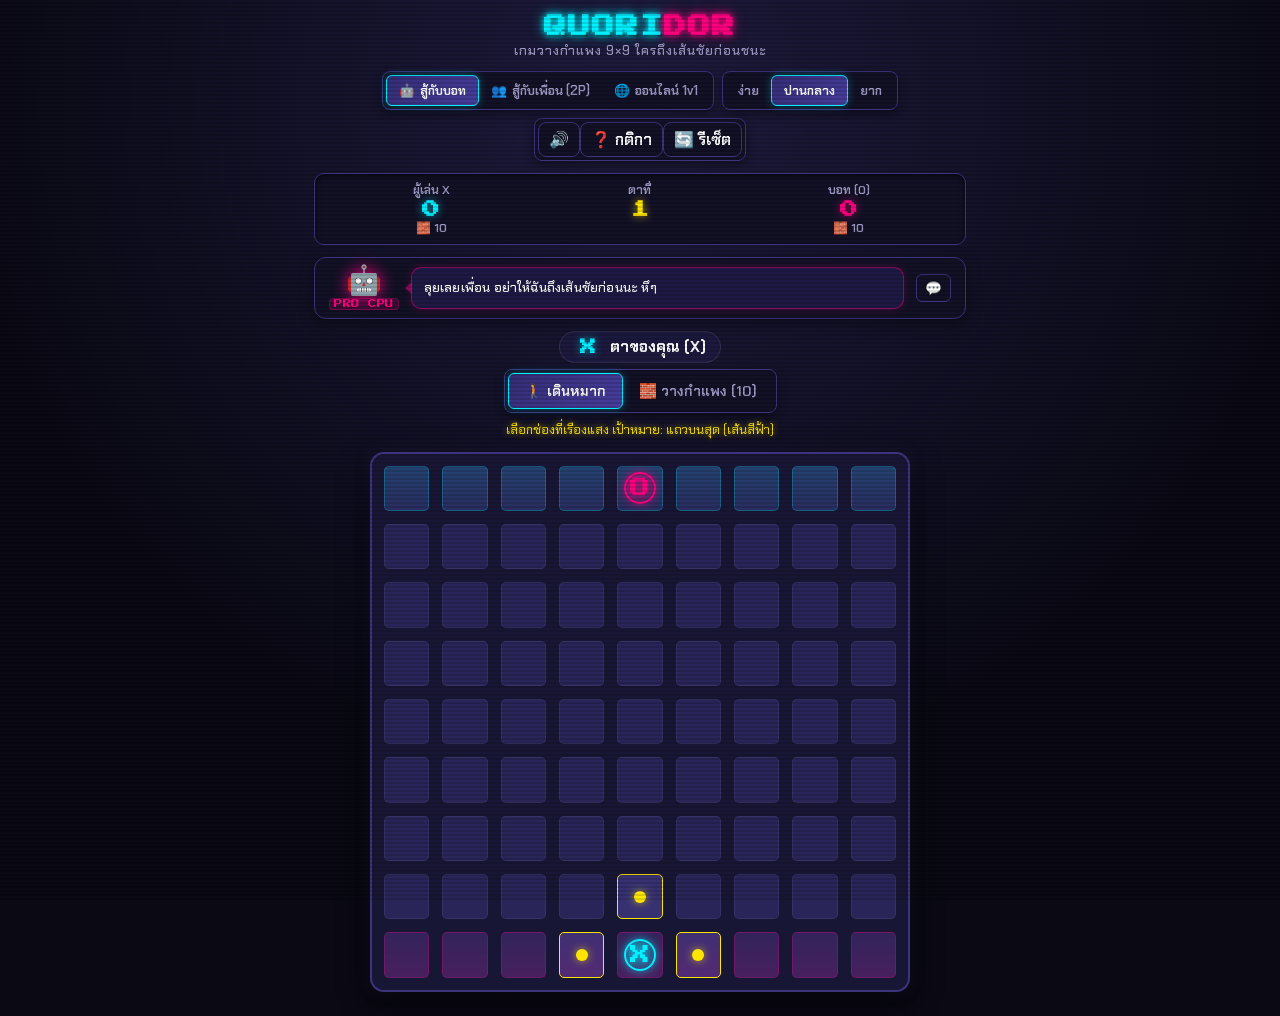
<file: index.html>
<!DOCTYPE html>
<html lang="th">
<head>
<meta charset="UTF-8">
<meta name="viewport" content="width=device-width, initial-scale=1.0, maximum-scale=1.0, user-scalable=no">
<title>QUORIDOR - เกมกำแพง 9×9 (Retro Arcade)</title>
<link rel="preconnect" href="https://fonts.googleapis.com">
<link rel="preconnect" href="https://fonts.gstatic.com" crossorigin>
<link href="https://fonts.googleapis.com/css2?family=Chakra+Petch:wght@400;600;700&family=Press+Start+2P&display=swap" rel="stylesheet">
<link rel="stylesheet" href="style.css">

</head>
<body>
<div class="scanlines"></div>

<div class="game-container">
  <header class="arcade-header">
    <h1 class="title-badge"><span class="accent-x">QUORI</span><span class="accent-o">DOR</span></h1>
    <p class="subtitle">เกมวางกำแพง 9×9 ใครถึงเส้นชัยก่อนชนะ</p>
  </header>

  <nav class="controls-bar" aria-label="Game Controls">
    <div class="button-group" role="group" aria-label="โหมดเกม">
      <button class="mode-btn active" data-mode="bot" id="mode-bot"><span>🤖</span> สู้กับบอท</button>
      <button class="mode-btn" data-mode="pvp" id="mode-pvp"><span>👥</span> สู้กับเพื่อน (2P)</button>
      <button class="mode-btn" data-mode="online" id="mode-online"><span>🌐</span> ออนไลน์ 1v1</button>
    </div>
    <div class="button-group" id="difficulty-container" role="group" aria-label="ระดับความยากบอท">
      <button class="diff-btn" data-diff="easy">ง่าย</button>
      <button class="diff-btn active" data-diff="medium">ปานกลาง</button>
      <button class="diff-btn" data-diff="hard">ยาก</button>
    </div>
    <div class="button-group">
      <button class="icon-btn" id="mute-btn" title="เปิด/ปิดเสียง" aria-label="เปิด/ปิดเสียง">🔊</button>
      <button class="icon-btn" id="open-rules-btn" title="กติกาการเล่น" aria-label="กติกาการเล่น">❓ กติกา</button>
      <button class="icon-btn" id="restart-btn" title="เริ่มเกมใหม่" aria-label="เริ่มเกมใหม่">🔄 รีเซ็ต</button>
    </div>
  </nav>

  <section class="scoreboard" aria-label="ตารางคะแนน">
    <div class="score-box score-x">
      <span class="score-label" id="label-x">ผู้เล่น X</span>
      <span class="score-val" id="score-x">0</span>
      <span class="score-walls" id="walls-x">🧱 10</span>
    </div>
    <div class="score-box score-tie">
      <span class="score-label">ตาที่</span>
      <span class="score-val" id="move-count">1</span>
    </div>
    <div class="score-box score-o">
      <span class="score-label" id="label-o">บอท (O)</span>
      <span class="score-val" id="score-o">0</span>
      <span class="score-walls" id="walls-o">🧱 10</span>
    </div>
  </section>

  <section class="online-bar hidden" id="online-bar" aria-label="ข้อมูลห้องออนไลน์">
    <div class="online-info">
      <span class="online-room-code" id="online-room-code">------</span>
      <span class="online-role" id="online-role">เจ้าของห้อง (X)</span>
    </div>
    <span class="online-status is-waiting" id="online-status">รอคู่แข่ง...</span>
    <button class="icon-btn online-icon-btn" id="copy-link-btn" title="คัดลอกลิงก์เชิญเพื่อน" aria-label="คัดลอกลิงก์เชิญเพื่อน">🔗</button>
    <button class="icon-btn online-icon-btn" id="leave-room-btn" title="ออกจากห้อง" aria-label="ออกจากห้อง">🚪</button>
  </section>

  <section class="bot-chat-section" id="bot-chat-section" aria-label="บทสนทนาของบอท">
    <div class="bot-avatar-wrapper">
      <div class="bot-avatar" id="bot-avatar">🤖</div>
      <div class="bot-status-tag" id="bot-status-tag">PRO CPU</div>
    </div>
    <div class="bot-speech-bubble" id="bot-speech-bubble">
      <div class="speech-arrow"></div>
      <p class="speech-text" id="speech-text">พร้อมจะดวล Quoridor รึยังเพื่อน? ลุยเลย!</p>
    </div>
    <button class="chat-toggle-btn" id="chat-toggle-btn" title="เปิด/ปิดคำพูดบอท" aria-label="เปิด/ปิดคำพูดบอท">💬</button>
  </section>

  <section class="status-panel" aria-live="polite">
    <div class="turn-indicator" id="turn-indicator">
      <span class="player-badge badge-x" id="turn-player-mark">X</span>
      <span id="turn-text">ตาของคุณ (X)</span>
    </div>
    <div class="button-group" id="action-group" role="group" aria-label="เลือกการกระทำ">
      <button class="act-btn active" data-act="move" id="act-move">🚶 เดินหมาก</button>
      <button class="act-btn" data-act="wall" id="act-wall">🧱 วางกำแพง</button>
    </div>
    <div class="board-hint" id="board-hint"></div>
  </section>

  <main class="board-wrapper">
    <div class="qboard" id="qboard" role="grid" aria-label="กระดาน Quoridor"></div>
  </main>
</div>

<!-- Online Lobby -->
<div class="modal-backdrop hidden" id="lobby-modal" role="dialog" aria-modal="true">
  <div class="modal-box lobby-box">
    <button class="modal-close-icon" id="lobby-close-btn" aria-label="ปิดหน้าต่าง">&times;</button>
    <h2>เล่นออนไลน์ 1v1</h2>
    <p class="lobby-sub">สร้างห้องแล้วส่งรหัสหรือลิงก์ให้เพื่อน หรือใส่รหัสที่ได้รับเพื่อเข้าห้อง</p>
    <button class="modal-btn" id="lobby-create-btn">🎮 สร้างห้องใหม่</button>
    <div class="lobby-code-box hidden" id="lobby-code-box">
      <span class="lobby-code" id="lobby-code-display">------</span>
      <button class="icon-btn" id="lobby-copy-btn">🔗 คัดลอกลิงก์</button>
    </div>
    <div class="lobby-divider"><span>หรือ</span></div>
    <div class="lobby-join-row">
      <input class="lobby-input" id="lobby-code-input" type="text" maxlength="6" placeholder="รหัสห้อง 6 ตัว" autocomplete="off" autocapitalize="characters" spellcheck="false" aria-label="รหัสห้อง">
      <button class="modal-btn lobby-join-btn" id="lobby-join-btn">เข้าร่วม</button>
    </div>
    <p class="lobby-status" id="lobby-status"></p>
    <p class="lobby-transport" id="lobby-transport"></p>
  </div>
</div>

<!-- Result -->
<div class="modal-backdrop hidden" id="result-modal" role="dialog" aria-modal="true">
  <div class="modal-box">
    <div class="modal-icon" id="modal-icon">🏆</div>
    <h2 class="modal-title" id="modal-title">VICTORY!</h2>
    <p class="modal-subtitle" id="modal-subtitle"></p>
    <button class="modal-btn" id="play-again-btn">เล่นใหม่อีกครั้ง 🕹️</button>
  </div>
</div>

<!-- Rules -->
<div class="modal-backdrop hidden" id="rules-modal" role="dialog" aria-modal="true">
  <div class="modal-box rules-box">
    <button class="modal-close-icon" id="close-rules-btn" aria-label="ปิดหน้าต่าง">&times;</button>
    <h2>กติกา QUORIDOR</h2>
    <div class="rules-content">
      <div class="rule-item">
        <strong>1. เป้าหมาย</strong>
        พาหมากของคุณไปให้ถึงแถวสุดท้ายฝั่งตรงข้ามก่อนอีกฝ่าย ผู้เล่น X (สีฟ้า) เริ่มที่แถวล่างและเดินขึ้นไปแถวบนสุด ส่วนผู้เล่น O (สีชมพู) เริ่มที่แถวบนและเดินลงไปแถวล่างสุด
      </div>
      <div class="rule-item">
        <strong>2. หนึ่งตา ทำได้อย่างเดียว</strong>
        เลือกอย่างใดอย่างหนึ่งในแต่ละตา: <strong style="display:inline">เดินหมาก 1 ช่อง</strong> (บน ล่าง ซ้าย หรือขวา) หรือ <strong style="display:inline">วางกำแพง 1 อัน</strong>
      </div>
      <div class="rule-item">
        <strong>3. กำแพง</strong>
        กำแพงยาว 2 ช่อง วางในร่องระหว่างช่องเพื่อกั้นทางเดิน ผู้เล่นแต่ละคนมี 10 อัน วางทับกันหรือวางไขว้กันไม่ได้ กำแพงวางแล้วเอาออกไม่ได้
      </div>
      <div class="rule-item rule-highlight">
        <strong>4. ห้ามปิดทางตาย</strong>
        ห้ามวางกำแพงจนอีกฝ่ายไม่เหลือทางเดินไปถึงเส้นชัยเลย (ของตัวเองก็เช่นกัน) ถ้าวางแล้วปิดทางสนิท เกมจะไม่ให้วาง
      </div>
      <div class="rule-item">
        <strong>5. การกระโดดข้ามหมาก</strong>
        ถ้าหมากอีกฝ่ายอยู่ติดกัน ให้กระโดดข้ามไปช่องด้านหลังได้ แต่ถ้ามีกำแพงหรือขอบกระดานกั้นอยู่ด้านหลัง ให้เดินเฉียงไปด้านข้างของหมากนั้นแทน
      </div>
      <div class="rule-item">
        <strong>6. วิธีบังคับ</strong>
        กด <strong style="display:inline">🚶 เดินหมาก</strong> แล้วแตะช่องที่เรืองแสงสีเหลือง หรือกด <strong style="display:inline">🧱 วางกำแพง</strong> แล้วแตะร่องระหว่างช่อง บนมือถือแตะครั้งแรกเพื่อดูตัวอย่าง แตะซ้ำที่เดิมเพื่อยืนยัน
      </div>
    </div>
    <button class="modal-btn" style="margin-top: 12px; width: 100%;" id="rules-ok-btn">เข้าใจแล้ว ลุยเลย! 🚀</button>
  </div>
</div>

<script src="net-config.js"></script>
<script src="audio.js"></script>
<script src="game.js"></script>
<script src="ai.js"></script>
<script src="net.js"></script>
</body>
</html>
</file>
<file: style.css>
/* Original Retro Arcade theme and responsive layout. */
:root {
  --bg-dark: #0a0914;
  --bg-cabinet: #121126;
  --bg-board: #181635;
  --bg-miniboard: #201c45;
  --bg-cell: #2a2559;
  --bg-cell-hover: #373172;
  --neon-cyan: #00f0ff;
  --neon-cyan-glow: rgba(0, 240, 255, 0.6);
  --neon-pink: #ff007f;
  --neon-pink-glow: rgba(255, 0, 127, 0.6);
  --neon-yellow: #ffe600;
  --neon-yellow-glow: rgba(255, 230, 0, 0.65);
  --neon-green: #00ff66;
  --text-primary: #ffffff;
  --text-muted: #9f9ac4;
  --border-cabinet: #3c357d;
  --font-arcade: 'Press Start 2P', monospace, sans-serif;
  --font-ui: 'Chakra Petch', sans-serif, system-ui;
}
* { box-sizing: border-box; margin: 0; padding: 0; -webkit-tap-highlight-color: transparent; }
body {
  background-color: var(--bg-dark);
  color: var(--text-primary);
  font-family: var(--font-ui);
  min-height: 100vh;
  display: flex; flex-direction: column; align-items: center; justify-content: flex-start;
  overflow-x: hidden; user-select: none;
  background-image:
    radial-gradient(circle at 50% 10%, rgba(55, 49, 114, 0.45) 0%, transparent 60%),
    linear-gradient(rgba(10, 9, 20, 0.95), rgba(10, 9, 20, 0.95)),
    repeating-linear-gradient(0deg, transparent, transparent 2px, rgba(0, 240, 255, 0.03) 2px, rgba(0, 240, 255, 0.03) 4px);
}
.scanlines {
  position: fixed; top: 0; left: 0; width: 100%; height: 100%; pointer-events: none;
  background: linear-gradient(rgba(18, 16, 38, 0) 50%, rgba(0, 0, 0, 0.25) 50%);
  background-size: 100% 4px; z-index: 99; opacity: 0.5;
}
.game-container {
  width: 100%; max-width: 680px; padding: 12px 14px 24px;
  display: flex; flex-direction: column; align-items: center; gap: 12px;
}
.arcade-header { text-align: center; width: 100%; margin-top: 4px; }
.title-badge {
  font-family: var(--font-arcade); font-size: clamp(0.9rem, 3.2vw, 1.4rem); letter-spacing: 2px; color: #fff;
  text-shadow: 0 0 6px var(--neon-cyan), 0 0 14px var(--neon-cyan-glow), 2px 2px 0px #000;
  margin-bottom: 4px; display: flex; align-items: center; justify-content: center; gap: 0;
}
.title-badge span.accent-x { color: var(--neon-cyan); }
.title-badge span.accent-o { color: var(--neon-pink); text-shadow: 0 0 6px var(--neon-pink), 0 0 14px var(--neon-pink-glow); }
.subtitle { font-size: 0.82rem; color: var(--text-muted); font-weight: 500; letter-spacing: 1px; }

.controls-bar { display: flex; flex-wrap: wrap; justify-content: center; align-items: center; gap: 8px; width: 100%; }
.button-group {
  display: flex; background: var(--bg-cabinet); border: 1px solid var(--border-cabinet);
  border-radius: 8px; padding: 3px; box-shadow: 0 4px 10px rgba(0, 0, 0, 0.4);
}
.mode-btn, .diff-btn, .icon-btn, .act-btn {
  font-family: var(--font-ui); font-size: 0.8rem; font-weight: 600; padding: 6px 12px; border: none;
  background: transparent; color: var(--text-muted); border-radius: 6px; cursor: pointer;
  transition: all 0.2s ease; display: flex; align-items: center; gap: 5px; touch-action: manipulation;
}
.mode-btn:hover, .diff-btn:hover, .act-btn:hover { color: #fff; }
.mode-btn.active, .diff-btn.active, .act-btn.active {
  background: linear-gradient(135deg, #342d74, #473d9d); color: #fff;
  box-shadow: 0 0 8px rgba(0, 240, 255, 0.3); border: 1px solid var(--neon-cyan);
}
.act-btn:disabled { opacity: 0.4; cursor: not-allowed; }
.act-btn { padding: 8px 16px; font-size: 0.9rem; }
.icon-btn { background: var(--bg-cabinet); border: 1px solid var(--border-cabinet); color: #fff; font-size: 1rem; padding: 6px 10px; border-radius: 8px; }
.icon-btn:hover { border-color: var(--neon-yellow); box-shadow: 0 0 8px var(--neon-yellow-glow); }

.scoreboard {
  display: flex; justify-content: space-around; width: 100%; background: var(--bg-cabinet);
  border: 1px solid var(--border-cabinet); border-radius: 10px; padding: 8px 12px;
  box-shadow: inset 0 2px 6px rgba(0, 0, 0, 0.6);
}
.score-box { display: flex; flex-direction: column; align-items: center; gap: 2px; min-width: 90px; }
.score-label { font-size: 0.75rem; font-weight: 600; text-transform: uppercase; color: var(--text-muted); }
.score-val { font-family: var(--font-arcade); font-size: 1.1rem; font-weight: bold; }
.score-walls { font-size: 0.74rem; font-weight: 600; color: var(--text-muted); }
.score-x .score-val { color: var(--neon-cyan); text-shadow: 0 0 8px var(--neon-cyan-glow); }
.score-o .score-val { color: var(--neon-pink); text-shadow: 0 0 8px var(--neon-pink-glow); }
.score-tie .score-val { color: var(--neon-yellow); text-shadow: 0 0 8px var(--neon-yellow-glow); }

.bot-chat-section {
  width: 100%; display: flex; align-items: center; gap: 12px; background: var(--bg-cabinet);
  border: 1px solid var(--border-cabinet); border-radius: 12px; padding: 8px 14px;
  box-shadow: 0 4px 15px rgba(0, 0, 0, 0.4); transition: all 0.3s ease; position: relative;
}
.bot-avatar-wrapper { display: flex; flex-direction: column; align-items: center; gap: 3px; flex-shrink: 0; }
.bot-avatar { font-size: 1.8rem; line-height: 1; filter: drop-shadow(0 0 8px var(--neon-pink)); transition: transform 0.3s ease; }
.bot-avatar.is-thinking { animation: bot-think-anim 1.5s infinite alternate ease-in-out; filter: drop-shadow(0 0 12px var(--neon-cyan)); }
@keyframes bot-think-anim { 0% { transform: scale(1) rotate(-3deg); } 100% { transform: scale(1.1) rotate(3deg); } }
.bot-avatar.is-speaking { animation: bot-talk-anim 0.35s ease-in-out; }
@keyframes bot-talk-anim { 0%, 100% { transform: scale(1); } 50% { transform: scale(1.18); } }
.bot-status-tag {
  font-family: var(--font-arcade); font-size: 0.52rem; color: var(--neon-pink);
  background: rgba(255, 0, 127, 0.15); border: 1px solid rgba(255, 0, 127, 0.3);
  padding: 1px 4px; border-radius: 4px; letter-spacing: 0.5px;
}
.bot-speech-bubble {
  position: relative; flex: 1; background: #1e1944; border: 1px solid rgba(255, 0, 127, 0.5);
  border-radius: 10px; padding: 8px 12px; box-shadow: 0 0 10px rgba(255, 0, 127, 0.2);
  min-height: 42px; display: flex; align-items: center;
}
.speech-arrow {
  position: absolute; left: -7px; top: 50%; transform: translateY(-50%); width: 0; height: 0;
  border-top: 6px solid transparent; border-bottom: 6px solid transparent; border-right: 7px solid rgba(255, 0, 127, 0.5);
}
.speech-text { font-size: 0.82rem; color: #fff; line-height: 1.35; font-weight: 500; letter-spacing: 0.2px; animation: bubble-fade 0.25s ease-out; }
@keyframes bubble-fade { 0% { opacity: 0; transform: translateY(2px); } 100% { opacity: 1; transform: translateY(0); } }
.chat-toggle-btn {
  background: transparent; border: 1px solid var(--border-cabinet); color: var(--text-muted);
  font-size: 0.85rem; padding: 5px 8px; border-radius: 6px; cursor: pointer; flex-shrink: 0; transition: all 0.2s ease;
}
.chat-toggle-btn:hover { color: #fff; border-color: var(--neon-pink); }
.bot-chat-section.chat-hidden .bot-speech-bubble { display: none; }
.bot-chat-section.chat-hidden { justify-content: space-between; padding: 4px 12px; }

.status-panel { width: 100%; text-align: center; display: flex; flex-direction: column; align-items: center; gap: 6px; }
.turn-indicator {
  display: flex; align-items: center; gap: 8px; font-size: 0.95rem; font-weight: 700;
  background: rgba(32, 28, 69, 0.7); padding: 5px 14px; border-radius: 20px;
  border: 1px solid rgba(255, 255, 255, 0.1); transition: all 0.3s ease;
}
.turn-indicator.is-thinking { border-color: var(--neon-pink); box-shadow: 0 0 12px var(--neon-pink-glow); animation: thinking-glow 1.2s infinite alternate ease-in-out; }
@keyframes thinking-glow {
  0% { box-shadow: 0 0 4px var(--neon-pink-glow); border-color: rgba(255, 0, 127, 0.4); }
  100% { box-shadow: 0 0 16px var(--neon-pink-glow); border-color: var(--neon-pink); }
}
.thinking-text { color: var(--neon-pink); text-shadow: 0 0 6px var(--neon-pink-glow); }
.thinking-dots::after { content: '...'; display: inline-block; animation: dots-anim 1.4s steps(4, end) infinite; width: 1.2em; text-align: left; }
@keyframes dots-anim { 0% { content: ''; } 25% { content: '.'; } 50% { content: '..'; } 75% { content: '...'; } 100% { content: ''; } }
.player-badge { font-family: var(--font-arcade); font-size: 1rem; padding: 2px 6px; border-radius: 4px; }
.badge-x { color: var(--neon-cyan); text-shadow: 0 0 8px var(--neon-cyan-glow); }
.badge-o { color: var(--neon-pink); text-shadow: 0 0 8px var(--neon-pink-glow); }
.board-hint {
  font-size: 0.8rem; color: var(--neon-yellow); min-height: 1.3rem; display: flex; align-items: center;
  justify-content: center; gap: 4px; text-shadow: 0 0 6px var(--neon-yellow-glow);
}
.badge-free { background: var(--neon-yellow); color: #000; font-weight: bold; padding: 1px 6px; border-radius: 4px; font-size: 0.72rem; }

/* ===== BOARD ===== */
.board-wrapper { position: relative; width: 100%; max-width: 540px; aspect-ratio: 1 / 1; }
.qboard {
  --gap: clamp(7px, 2.1vw, 13px);
  width: 100%; height: 100%; display: grid;
  grid-template-columns: repeat(8, 1fr var(--gap)) 1fr;
  grid-template-rows: repeat(8, 1fr var(--gap)) 1fr;
  background: var(--bg-board); padding: clamp(6px, 1.5vw, 12px); border-radius: 14px;
  border: 2px solid var(--border-cabinet);
  box-shadow: 0 10px 30px rgba(0, 0, 0, 0.7), 0 0 15px rgba(55, 49, 114, 0.3);
}
.qcell {
  background: var(--bg-cell); border: 1px solid rgba(255, 255, 255, 0.06); border-radius: 5px;
  display: flex; align-items: center; justify-content: center; padding: 0; cursor: default;
  transition: background 0.15s, transform 0.1s; position: relative; touch-action: manipulation; color: inherit;
}
.qcell.goal-x { background-image: linear-gradient(rgba(0, 240, 255, 0.14), rgba(0, 240, 255, 0.04)); border-color: rgba(0, 240, 255, 0.25); }
.qcell.goal-o { background-image: linear-gradient(rgba(255, 0, 127, 0.04), rgba(255, 0, 127, 0.14)); border-color: rgba(255, 0, 127, 0.25); }
.qcell.last { background-color: #3e387c; border-color: var(--neon-yellow); }
.qcell.target {
  cursor: pointer; border-color: var(--neon-yellow); background-color: var(--bg-cell-hover);
  animation: pulse-target 1.5s infinite alternate ease-in-out;
}
.qcell.target::after {
  content: ''; width: 28%; height: 28%; border-radius: 50%; background: var(--neon-yellow);
  box-shadow: 0 0 8px var(--neon-yellow-glow);
}
.qcell.target:active { transform: scale(0.92); }
@keyframes pulse-target {
  0% { box-shadow: 0 0 4px var(--neon-yellow-glow); }
  100% { box-shadow: 0 0 14px var(--neon-yellow-glow), inset 0 0 8px rgba(255, 230, 0, 0.25); }
}
.pawn {
  width: 74%; height: 74%; border-radius: 50%; display: flex; align-items: center; justify-content: center;
  font-family: var(--font-arcade); font-size: clamp(0.6rem, 2.6vw, 1.25rem); animation: pop-in 0.3s cubic-bezier(0.175, 0.885, 0.32, 1.275);
}
.pawn-x { background: radial-gradient(circle at 35% 30%, rgba(0, 240, 255, 0.45), rgba(0, 240, 255, 0.12)); border: 2px solid var(--neon-cyan); color: var(--neon-cyan); text-shadow: 0 0 6px var(--neon-cyan-glow); box-shadow: 0 0 10px var(--neon-cyan-glow); }
.pawn-o { background: radial-gradient(circle at 35% 30%, rgba(255, 0, 127, 0.45), rgba(255, 0, 127, 0.12)); border: 2px solid var(--neon-pink); color: var(--neon-pink); text-shadow: 0 0 6px var(--neon-pink-glow); box-shadow: 0 0 10px var(--neon-pink-glow); }
.pawn.winner { animation: win-flash 0.8s infinite alternate; border-color: var(--neon-green); box-shadow: 0 0 20px var(--neon-green); }
@keyframes pop-in { 0% { transform: scale(0.3); opacity: 0; } 100% { transform: scale(1); opacity: 1; } }
@keyframes win-flash { 0% { transform: scale(1); filter: brightness(1); } 100% { transform: scale(1.12); filter: brightness(1.3); } }

.slot { position: relative; background: transparent; border: none; padding: 0; pointer-events: none; z-index: 3; touch-action: manipulation; }
.slot::before { content: ''; position: absolute; inset: 0; border-radius: 3px; background: transparent; transition: background 0.1s; }
.slot::after { content: ''; position: absolute; }
.slot.h::after { inset: -6px 0; }
.slot.v::after { inset: 0 -6px; }
.wall-mode .slot { pointer-events: auto; cursor: pointer; }
.wall-mode .slot:hover::before, .slot.pending::before { background: rgba(255, 230, 0, 0.8); box-shadow: 0 0 10px var(--neon-yellow-glow); }
.wall { z-index: 2; border-radius: 3px; margin: 0 1px; pointer-events: none; animation: pop-in 0.25s ease-out; }
.wall.v { margin: 1px 0; }
.wall.w-x { background: var(--neon-cyan); box-shadow: 0 0 8px var(--neon-cyan-glow); }
.wall.w-o { background: var(--neon-pink); box-shadow: 0 0 8px var(--neon-pink-glow); }
.wall.last { filter: brightness(1.5); box-shadow: 0 0 14px var(--neon-yellow-glow); }
.shake-anim { animation: shake 0.25s ease-in-out; }
@keyframes shake { 0%, 100% { transform: translateX(0); } 25% { transform: translateX(-4px); } 75% { transform: translateX(4px); } }

/* ===== MODALS ===== */
.modal-backdrop {
  position: fixed; top: 0; left: 0; width: 100%; height: 100%; background: rgba(10, 9, 20, 0.85);
  backdrop-filter: blur(5px); display: flex; align-items: center; justify-content: center;
  z-index: 100; padding: 16px; transition: opacity 0.25s ease;
}
.modal-backdrop.hidden { opacity: 0; pointer-events: none; }
.modal-box {
  background: var(--bg-cabinet); border: 2px solid var(--border-cabinet); border-radius: 14px; padding: 24px 20px;
  width: 100%; max-width: 440px; text-align: center; box-shadow: 0 10px 40px rgba(0, 0, 0, 0.9);
  display: flex; flex-direction: column; align-items: center; gap: 14px; position: relative;
}
.modal-icon { font-size: 3rem; line-height: 1; }
.x-glow { filter: drop-shadow(0 0 12px var(--neon-cyan)); }
.o-glow { filter: drop-shadow(0 0 12px var(--neon-pink)); }
.modal-title { font-family: var(--font-arcade); font-size: clamp(1rem, 3.8vw, 1.3rem); letter-spacing: 1px; color: #fff; }
.modal-subtitle { font-size: 0.92rem; color: var(--text-muted); line-height: 1.4; }
.modal-btn {
  font-family: var(--font-arcade); font-size: 0.85rem; padding: 12px 24px; background: linear-gradient(135deg, #00f0ff, #0088ff);
  color: #000; border: none; border-radius: 8px; cursor: pointer; font-weight: bold; letter-spacing: 1px;
  box-shadow: 0 0 15px var(--neon-cyan-glow); transition: all 0.2s;
}
.modal-btn:hover { transform: scale(1.04); box-shadow: 0 0 25px var(--neon-cyan); }
.rules-box { max-width: 520px; text-align: left; max-height: 85vh; overflow-y: auto; padding: 20px 22px; }
.rules-box h2 { font-family: var(--font-arcade); font-size: 1.1rem; color: var(--neon-yellow); text-shadow: 0 0 8px var(--neon-yellow-glow); text-align: center; margin-bottom: 12px; }
.rules-content { display: flex; flex-direction: column; gap: 12px; font-size: 0.88rem; color: #d1ccf2; line-height: 1.5; }
.rule-item { background: rgba(32, 28, 69, 0.6); border-left: 3px solid var(--neon-cyan); padding: 8px 12px; border-radius: 0 6px 6px 0; }
.rule-item strong { color: #fff; display: block; margin-bottom: 3px; }
.rule-highlight { border-left-color: var(--neon-yellow); }
.modal-close-icon { position: absolute; top: 12px; right: 14px; background: transparent; border: none; color: var(--text-muted); font-size: 1.3rem; cursor: pointer; }
.modal-close-icon:hover { color: #fff; }

/* ===== ONLINE ===== */
.online-bar {
  display: flex; align-items: center; justify-content: space-between; gap: 8px; width: 100%;
  background: rgba(32, 28, 69, 0.85); border: 1px solid var(--neon-cyan); border-radius: 10px;
  padding: 6px 10px; box-shadow: 0 0 10px rgba(0, 240, 255, 0.18);
}
.online-bar.hidden { display: none; }
.online-info { display: flex; flex-direction: column; align-items: flex-start; gap: 2px; min-width: 0; }
.online-room-code { font-family: var(--font-arcade); font-size: 0.8rem; letter-spacing: 3px; color: var(--neon-yellow); text-shadow: 0 0 8px var(--neon-yellow-glow); white-space: nowrap; }
.online-role { font-size: 0.68rem; color: var(--text-muted); white-space: nowrap; }
.online-status { flex: 1; min-width: 0; text-align: right; font-size: 0.72rem; color: var(--text-muted); white-space: nowrap; overflow: hidden; text-overflow: ellipsis; }
.online-icon-btn { flex: 0 0 auto; padding: 6px 8px; font-size: 0.9rem; }
.online-status.is-online { color: var(--neon-green); }
.online-status.is-waiting { color: var(--neon-yellow); }
.online-status.is-error { color: #ff5c8a; }
.lobby-box h2 { font-family: var(--font-arcade); font-size: 1rem; color: var(--neon-cyan); text-shadow: 0 0 10px var(--neon-cyan-glow); }
.lobby-sub { font-size: 0.85rem; color: var(--text-muted); line-height: 1.5; }
.lobby-code-box {
  display: flex; align-items: center; justify-content: center; gap: 10px; flex-wrap: wrap; width: 100%;
  background: rgba(0, 240, 255, 0.08); border: 1px dashed var(--neon-cyan); border-radius: 10px; padding: 10px 14px;
}
.lobby-code-box.hidden { display: none; }
.lobby-code { font-family: var(--font-arcade); font-size: 1.4rem; letter-spacing: 6px; color: var(--neon-yellow); text-shadow: 0 0 12px var(--neon-yellow-glow); }
.lobby-divider { display: flex; align-items: center; gap: 10px; width: 100%; color: var(--text-muted); font-size: 0.75rem; }
.lobby-divider::before, .lobby-divider::after { content: ''; flex: 1; height: 1px; background: var(--border-cabinet); }
.lobby-join-row { display: flex; gap: 8px; width: 100%; }
.lobby-input {
  flex: 1; min-width: 0; background: var(--bg-dark); border: 1px solid var(--border-cabinet); border-radius: 8px; color: #fff;
  font-family: var(--font-arcade); font-size: 0.95rem; letter-spacing: 3px; text-align: center; text-transform: uppercase; padding: 10px 8px; outline: none;
}
.lobby-input:focus { border-color: var(--neon-cyan); box-shadow: 0 0 10px var(--neon-cyan-glow); }
.lobby-input::placeholder { font-family: var(--font-ui); font-size: 0.8rem; letter-spacing: 1px; text-transform: none; color: var(--text-muted); }
.lobby-join-btn { padding: 10px 16px; font-size: 0.75rem; white-space: nowrap; }
.lobby-status { min-height: 1.2em; font-size: 0.8rem; color: var(--neon-green); line-height: 1.4; }
.lobby-transport { font-size: 0.7rem; color: var(--text-muted); line-height: 1.4; }

@media (max-width: 480px) {
  .game-container { padding: 8px 10px 16px; gap: 8px; }
  .title-badge { font-size: 0.95rem; }
  .mode-btn, .diff-btn { padding: 5px 8px; font-size: 0.74rem; }
  .act-btn { padding: 7px 12px; font-size: 0.82rem; }
  .turn-indicator { font-size: 0.82rem; padding: 4px 10px; }
  .board-hint { font-size: 0.74rem; }
  .scoreboard { padding: 6px 10px; }
  .score-box { min-width: 70px; }
  .score-val { font-size: 0.95rem; }
  .bot-chat-section { padding: 6px 10px; gap: 8px; }
  .bot-avatar { font-size: 1.5rem; }
  .speech-text { font-size: 0.76rem; }
}
</file>
